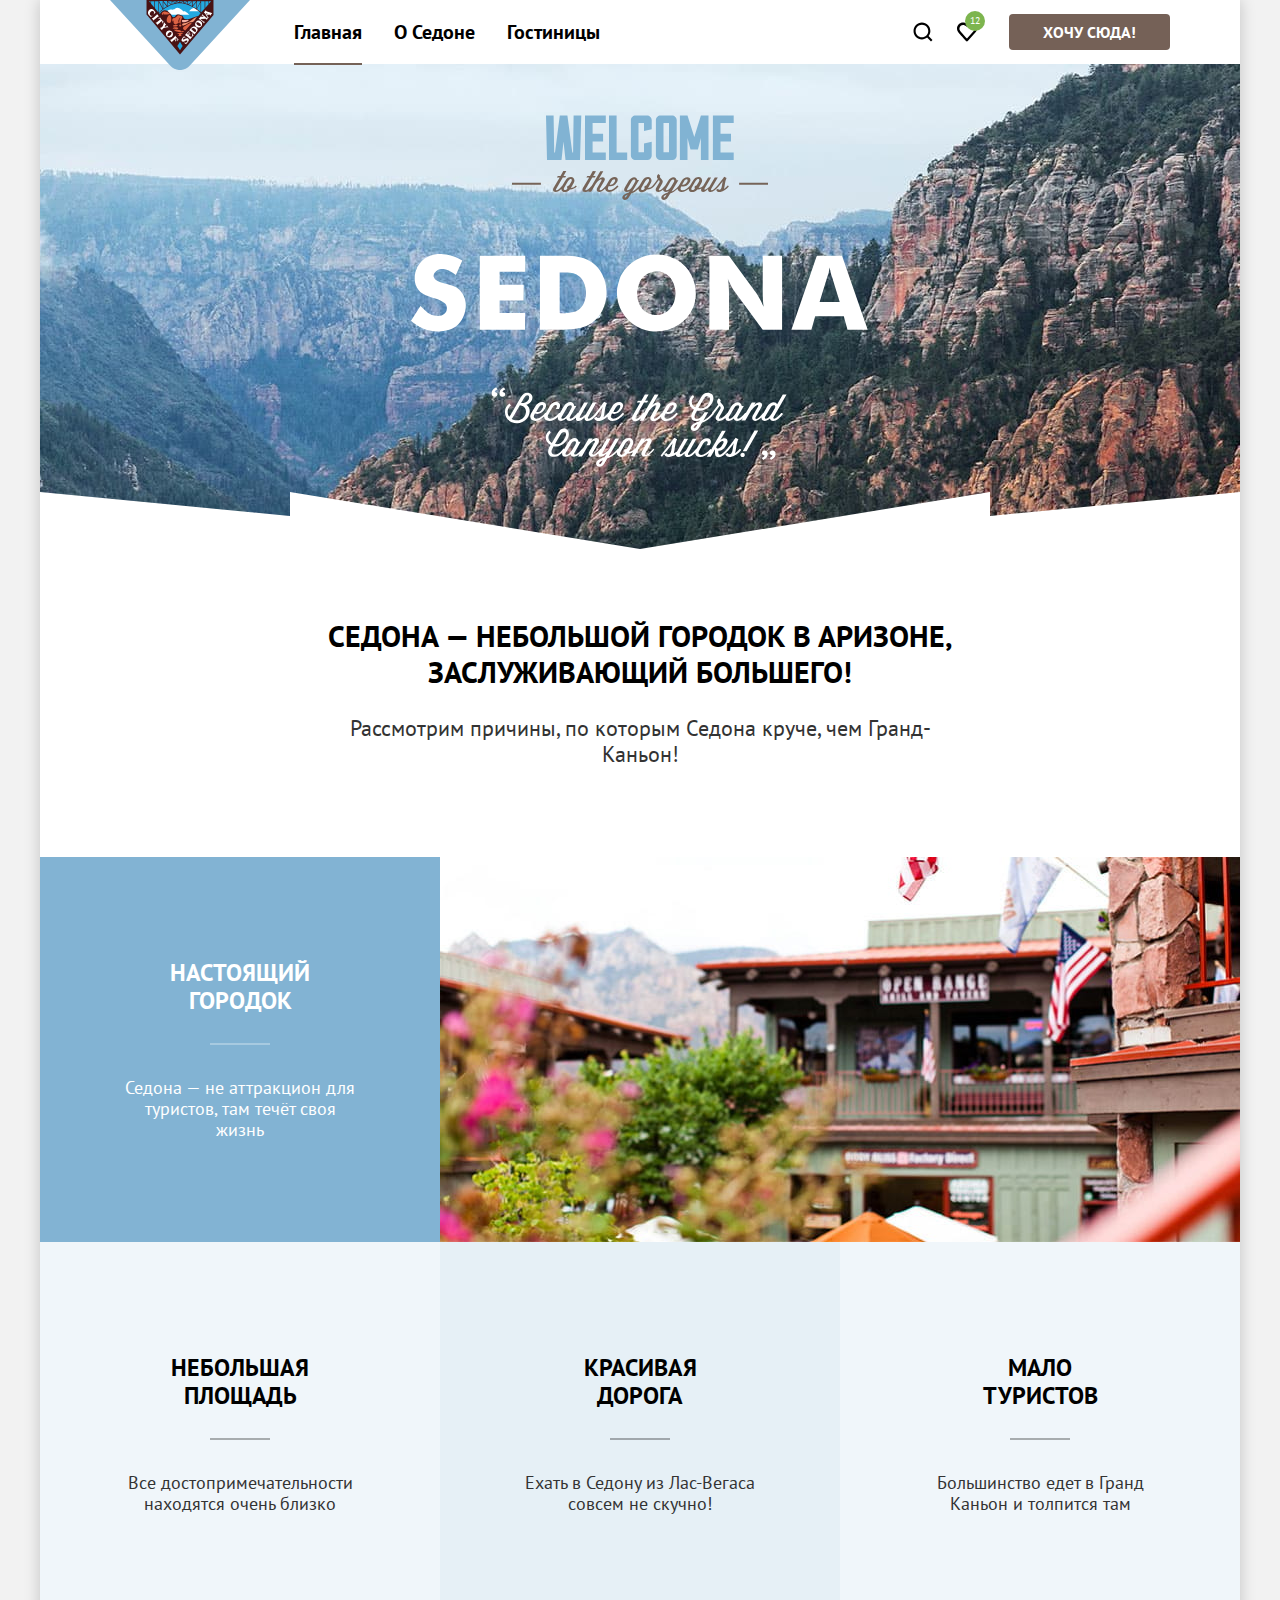
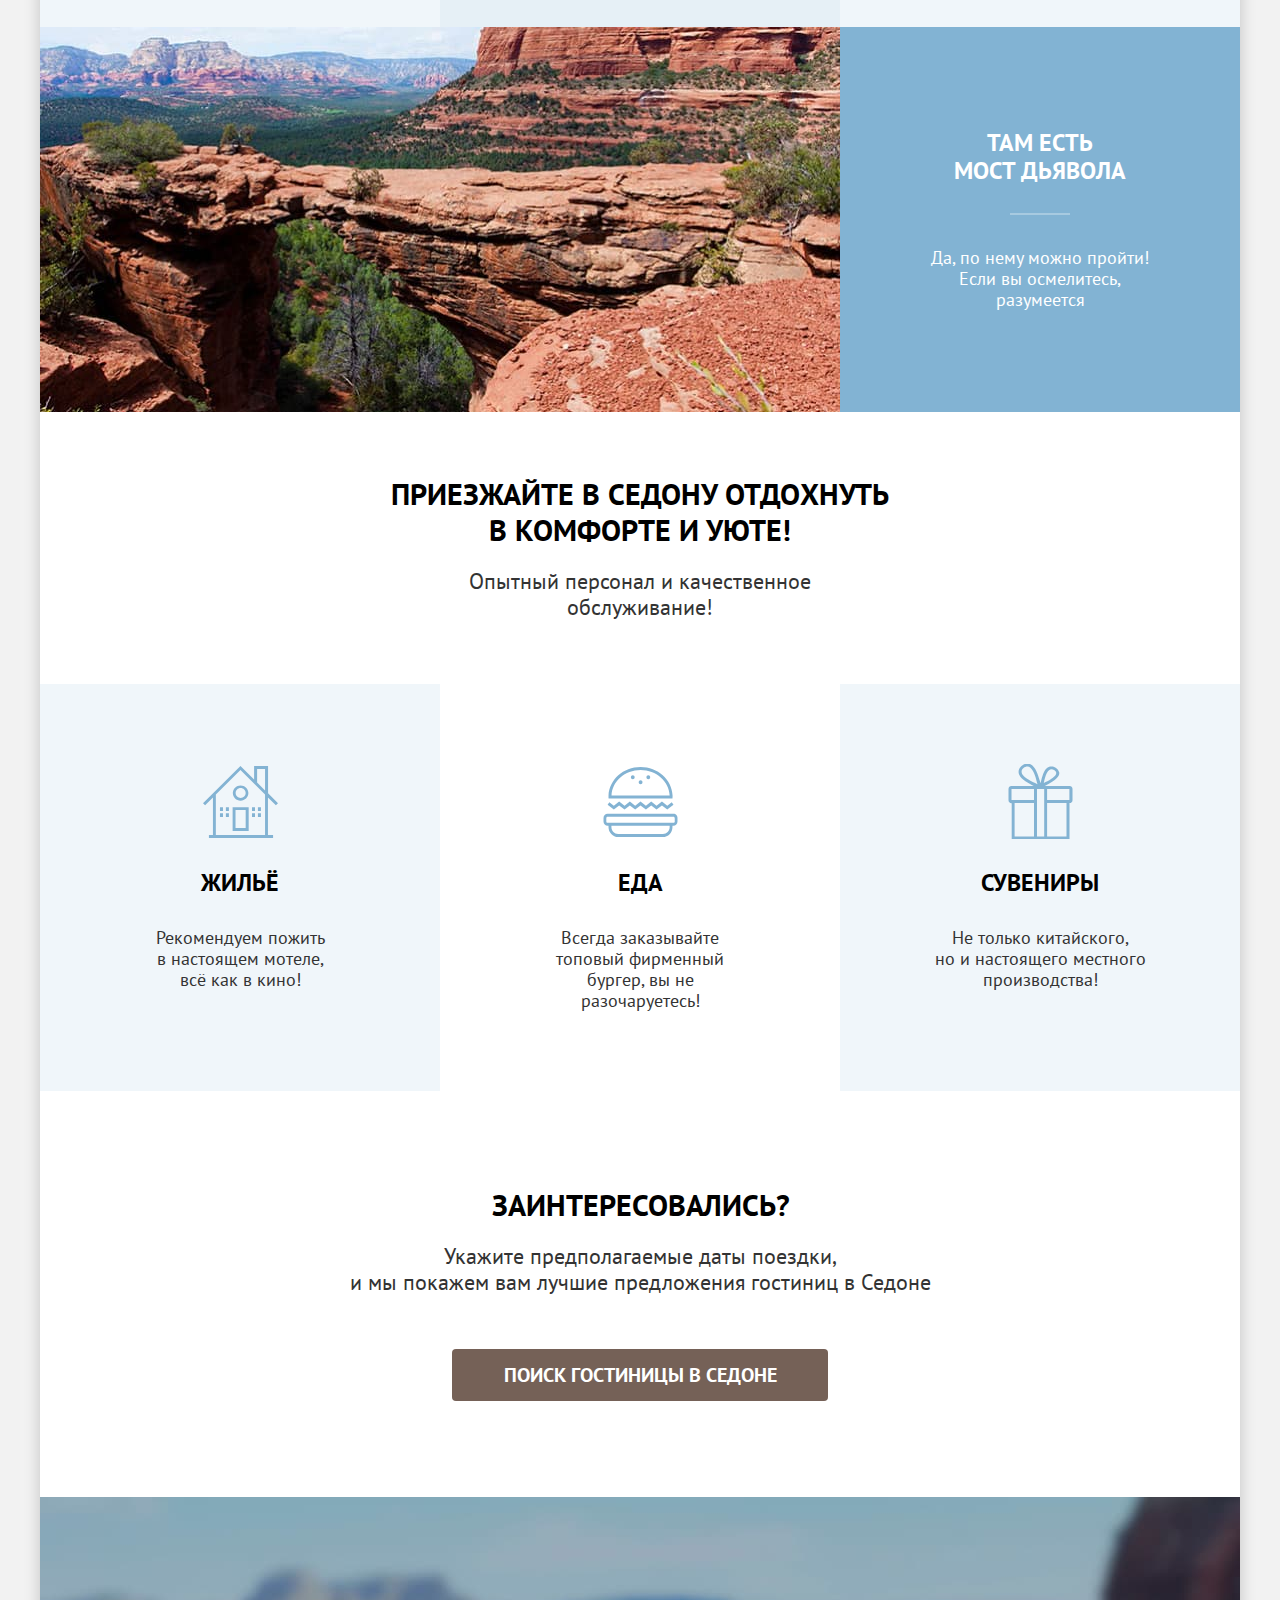
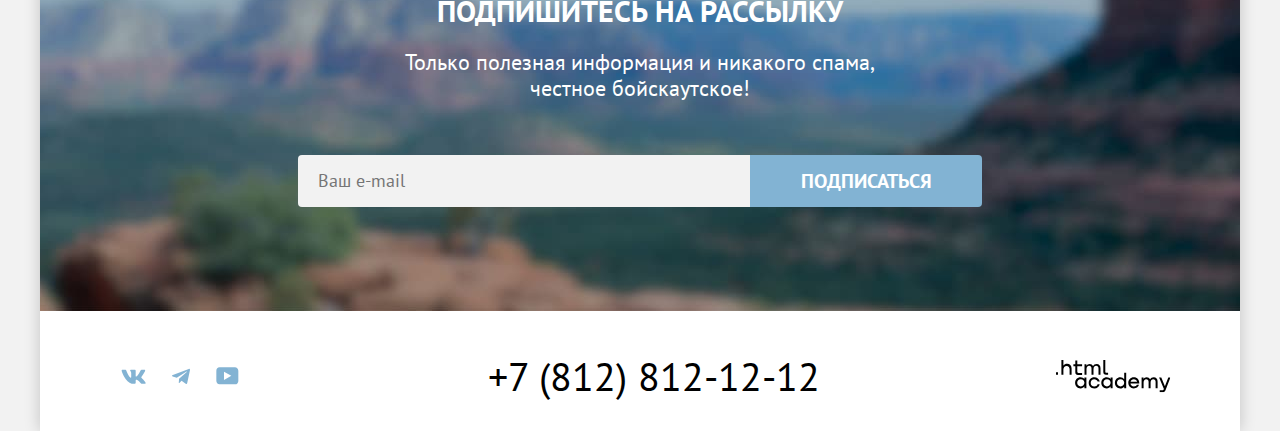
<file: index.html>
<!DOCTYPE html>
<html lang="ru">
  <head>
    <meta charset="utf-8">
    <title>HTML Academy: Седона</title>
    <link rel="icon" href="favicon.ico">
    <link rel="icon" type="image/png" sizes="32x32" href="images/favicon.png">
    <link rel="stylesheet" href="styles/styles.css">
  </head>
  <body class="page">
    <div class="page-container">
      <header class="page-header" data-test="header">
        <nav class="navigation">
          <a class="navigation-logo" href="index.html">
            <img class="page-header-logo" src="images/logo-sedona.svg" width="140" height="70" alt="Логотип «Седона».">
          </a>
          <ul class="navigation-list">
            <li class="navigation-item">
              <a class="navigation-link navigation-link-current" href="index.html">
                Главная
              </a>
            </li>
            <li class="navigation-item">
              <a class="navigation-link" href="#">
                О Седоне
              </a>
            </li>
            <li class="navigation-item">
              <a class="navigation-link" href="catalog.html">
                Гостиницы
              </a>
            </li>
          </ul>
          <ul class="navigation-buttons-list">
            <li class="navigation-buttons-item">
              <a class="navigation-buttons-link navigation-search" href="#">
                <span class="visually-hidden">
                  Поиск
                </span>
              </a>
            </li>
            <li class="navigation-buttons-item">
              <a class="navigation-buttons-link navigation-favorites" href="#">
                <span class="visually-hidden">
                  Избранное
                </span>
                <span class="navigation-buttons-like">
                  12
                </span>
              </a>
            </li>
            <li class="navigation-buttons-item">
              <a class="buttons navigation-buttons-link" href="#">
                Хочу сюда!
              </a>
            </li>
          </ul>
        </nav>
      </header>
      <main class="main-container main-index" data-test="main">
        <section class="hero" data-test="hero">
          <h1 class="visually-hidden">Отдых в городке Седона.</h1>
          <img class="hero-description-img" src="images/index-welcome.svg" width="458" height="352" alt="Добро пожаловать в великолепную Седону.">
        </section>
        <section class="advantages" data-test="advantages">
          <h2 class="advantages-title">Седона — небольшой городок в&nbsp;Аризоне, заслуживающий большего!</h2>
          <p class="advantages-description">Рассмотрим причины, по которым Седона круче, чем Гранд-Каньон!</p>
          <ul class="advantages-list">
            <li class="advantages-item advantages-with-img">
              <div class="advantages-wrapper">
                <h3>Настоящий городок</h3>
                <p>Седона — не аттракцион для туристов, там течёт своя жизнь</p>
              </div>
              <img class="advantages-img" src="images/cafe-sedona.jpg" width="800" height="385" alt="Кафе в Седоне.">
            </li>
            <li class="advantages-item">
              <div class="advantages-wrapper">
                <h3>Небольшая площадь</h3>
                <p>Все достопримечательности находятся очень близко</p>
              </div>
            </li>
            <li class="advantages-item advantages-special">
              <div class="advantages-wrapper">
                <h3>Красивая<br> дорога</h3>
                <p>Ехать в Седону из Лас-Вегаса<br>совсем не скучно!</p>
              </div>
            </li>
            <li class="advantages-item">
              <div class="advantages-wrapper">
                <h3>Мало<br> туристов</h3>
                <p>Большинство едет в Гранд Каньон и толпится там</p>
              </div>
            </li>
            <li class="advantages-item advantages-with-img advantages-reverse">
              <div class="advantages-wrapper">
                <h3>Там есть<br> мост дьявола</h3>
                <p>Да, по нему можно пройти! Если вы осмелитесь, разумеется</p>
              </div>
              <img class="advantages-img" src="images/canyon-sedona.jpg" width="800" height="385" alt="Каньон в Седоне.">
            </li>
          </ul>
        </section>
        <section class="services" data-test="service">
          <h2 class="services-title">Приезжайте в Седону отдохнуть в комфорте и уюте!</h2>
          <p class="services-description">Опытный персонал и качественное обслуживание!</p>
          <ul class="services-list">
            <li class="services-item services-housing">
              <h3>Жильё</h3>
              <p>Рекомендуем пожить в&nbsp;настоящем мотеле,<br> всё как в кино!</p>
            </li>
            <li class="services-item services-colorless services-food">
              <h3>Еда</h3>
              <p>Всегда заказывайте<br> топовый фирменный бургер, вы не разочаруетесь!</p>
            </li>
            <li class="services-item services-souvenir">
              <h3>Сувениры</h3>
              <p>Не только китайского,<br> но и настоящего местного производства!</p>
            </li>
          </ul>
        </section>
        <section class="search" data-test="search">
          <h2 class="visually-hidden">Поиск гостиницы в Седоне</h2>
          <p class="search-title">Заинтересовались?</p>
          <p class="search-description">Укажите предполагаемые даты поездки, <br>и мы покажем вам лучшие предложения гостиниц в Седоне</p>
          <a class="buttons search-button" href="catalog.html">Поиск гостиницы в Седоне</a>
        </section>
        <section class="main-form" data-test="subscribe">
          <h2 class="main-form-title">Подпишитесь на рассылку</h2>
          <p class="main-form-description">Только полезная информация и никакого спама, честное бойскаутское!</p>
          <form class="main-subscribe-form" action="https://echo.htmlacademy.ru/" method="post">
            <label class="visually-hidden" for="newsletter-email">Email</label>
            <input class="subscribe-field" type="email" name="subscribe-email" placeholder="Ваш e-mail" id="newsletter-email" required>
            <button class="buttons subscribe-button" type="submit">Подписаться</button>
          </form>
        </section>
      </main>
      <footer class="page-footer" data-test="footer">
        <section class="footer-contacts">
          <h2 class="visually-hidden">Контакты</h2>
          <ul class="social-list">
            <li class="social-item">
              <a class="social-network social-vk" href="https://vk.com/htmlacademy">
                <span class="visually-hidden">ВКонтакте</span>
              </a>
            </li>
            <li class="social-item">
              <a class="social-network social-telegram" href="https://t.me/htmlacademy">
                <span class="visually-hidden">Telegram</span>
              </a>
            </li>
            <li class="social-item">
              <a class="social-network social-youtube" href="https://www.youtube.com/user/htmlacademyru">
                <span class="visually-hidden">Youtube</span>
              </a>
            </li>
          </ul>
          <div class="contacts-phone-wrapper">
            <a class="contacts-phone" href="tel:88128121212">+7 (812) 812-12-12</a>
          </div>
          <a class="footer-logo" href="https://htmlacademy.ru/" target="_blank">
            <span class="visually-hidden">Сделано в HTML Academy.</span>
          </a>
        </section>
      </footer>
      <!--Modal-->
      <div class="modal-container modal-close">
        <div class="modal modal-search">
          <button class="modal-close-button" type="button">
            <span class="visually-hidden">Закрыть окно.</span>
          </button>
          <section class="modal-content">
            <h2 class="modal-title">Поиск гостиницы в Седоне</h2>
            <form class="modal-form" action="https://echo.htmlacademy.ru/" method="post">
              <div class="modal-fields">
                <label class="modal-label" for="check-in">Дата заезда:</label>
                <input class="modal-input input-date" type="text" name="arrival-date" placeholder="Укажите дату" value="27 апреля 2020" id="check-in" required>
                <p class="modal-fields-comment fields-comment-error">Мы не можем отправить вас в прошлое.</p>
              </div>
              <div class="modal-fields">
                <label class="modal-label" for="check-out">Дата выезда:</label>
                <input class="modal-input input-date" type="text" name="departure-date" placeholder="Укажите дату" value="1 сентября 2023" id="check-out" required>
                <p class="modal-fields-comment">На эти даты есть свободные номера. Пока есть.</p>
              </div>
              <div class="modal-fields">
                <div class="modal-fields-number modal-field-adults">
                  <label class="modal-label" for="adults">Взрослые:</label>
                  <div class="number-button-wrapper">
                    <button class="input-number-button reduce-button" type="button">
                      <span class="visually-hidden">Уменьшить количество взрослых.</span>
                    </button>
                    <input class="modal-input input-number" type="number" name="adults" id="adults" min="1" placeholder="2" value="2">
                    <button class="input-number-button increase-button" type="button">
                      <span class="visually-hidden">Увеличить количество взрослых.</span>
                    </button>
                  </div>
                </div>
                <div class="modal-fields-number modal-field-child">
                  <label class="modal-label" for="child">Дети:</label>
                  <div class="tooltip">
                    <button class="tooltip-toggle" type="button">
                      <span class="visually-hidden">Подробная информация о количестве детей.</span>
                    </button>
                    <span class="tooltip-text">Укажите количество детей, которые будут с вами, возраст которых от 6 до 18 лет. Дети до 6 лет размещаются бесплатно.</span>
                  </div>
                  <div class="number-button-wrapper">
                    <button class="input-number-button reduce-button" type="button">
                      <span class="visually-hidden">Уменьшить количество детей.</span>
                    </button>
                    <input class="modal-input input-number" type="number" name="child" id="child" min="0" placeholder="2" value="2">
                    <button class="input-number-button increase-button" type="button">
                      <span class="visually-hidden">Увеличить количество детей.</span>
                    </button>
                  </div>
                </div>
              </div>
              <button class="buttons modal-button" type="submit">Найти</button>
            </form>
          </section>
        </div>
      </div>
    </div>
    <script src="scripts/modal.js"></script>
  </body>
</html>
</file>
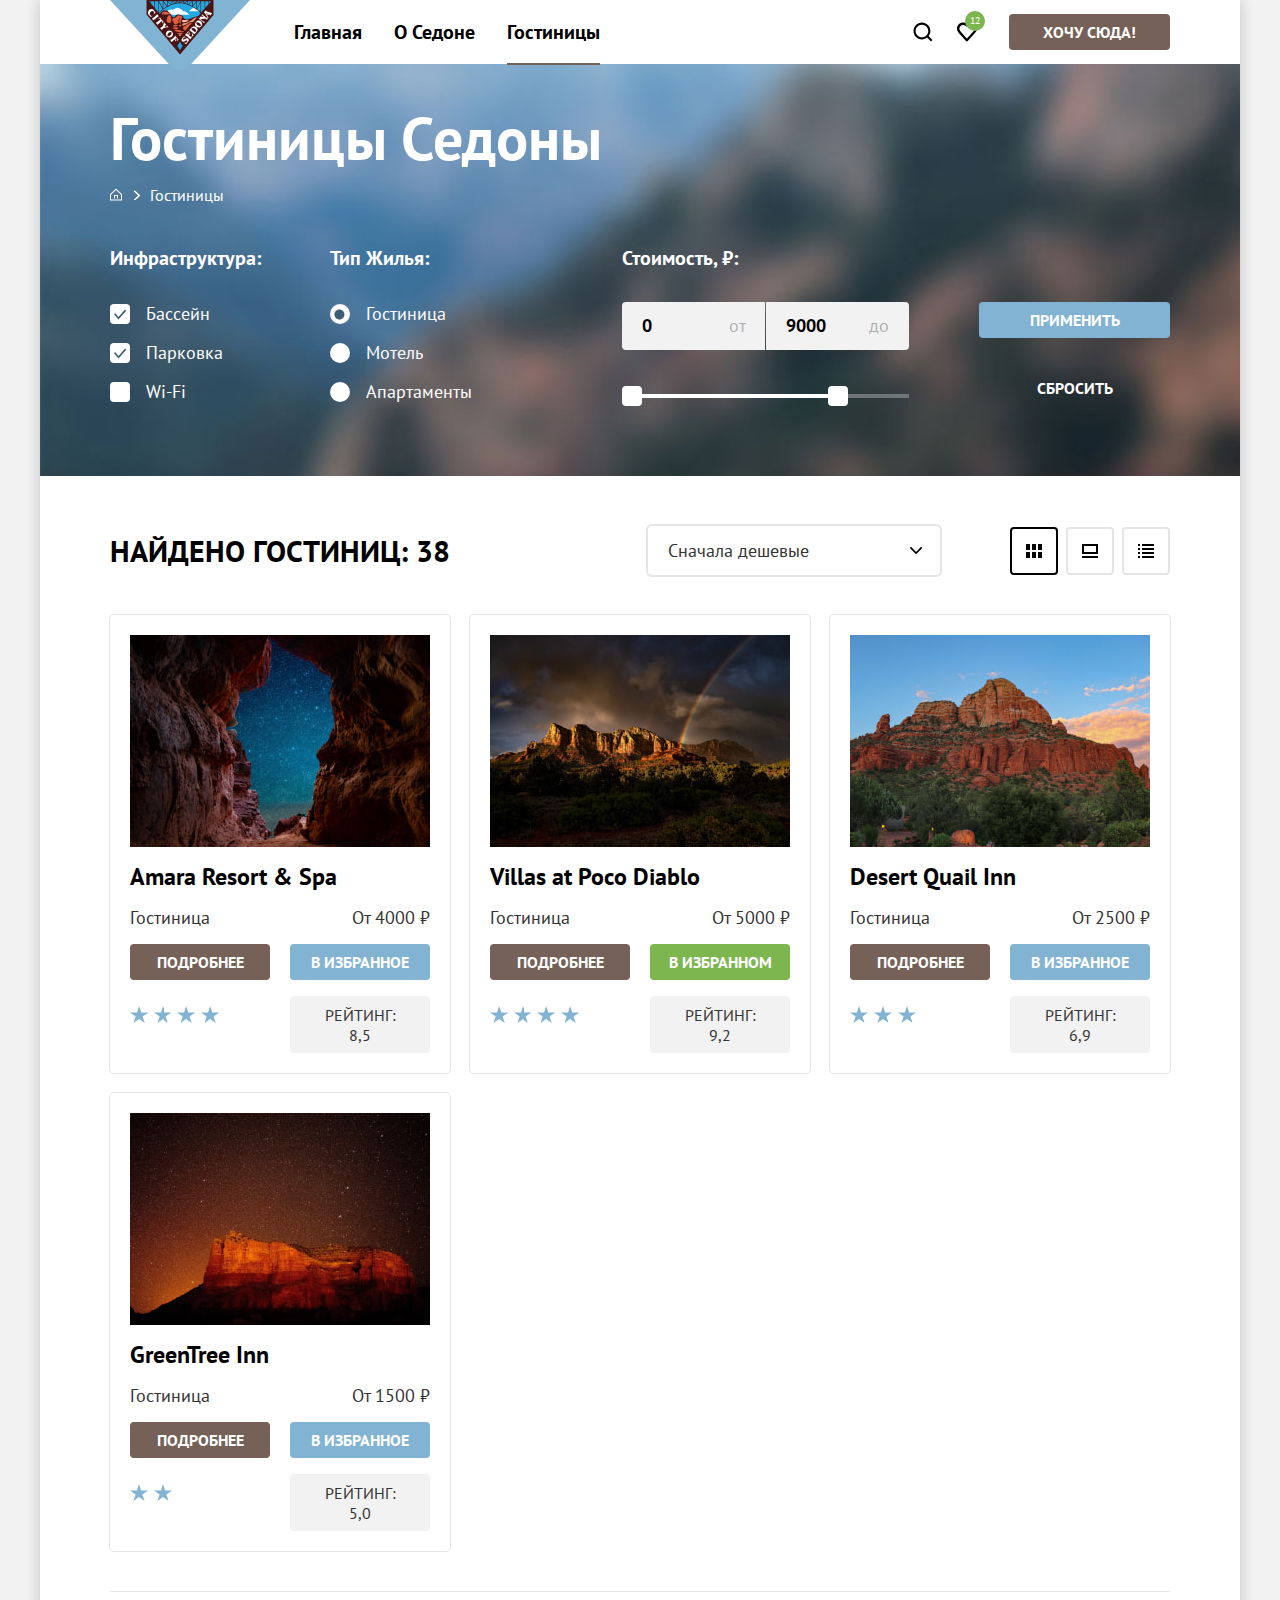
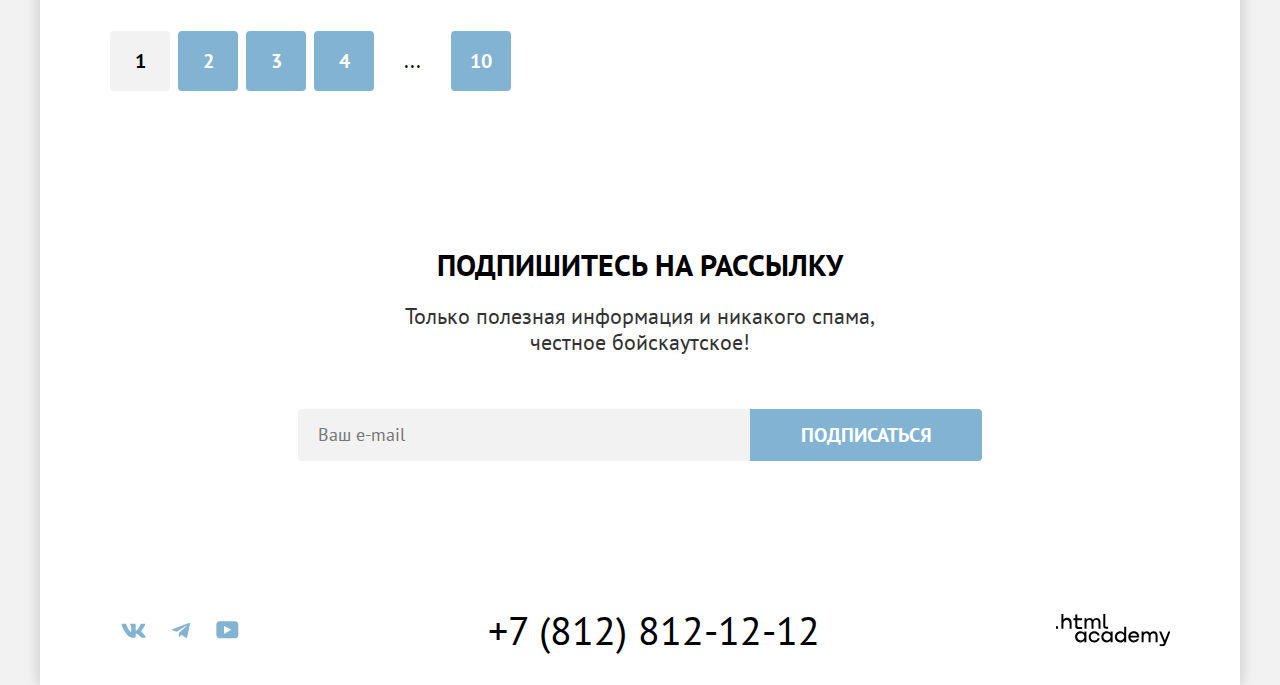
<file: catalog.html>
<!DOCTYPE html>
<html lang="ru">
  <head>
    <meta charset="utf-8">
    <title>Гостиницы Седоны</title>
    <link rel="icon" href="favicon.ico">
    <link rel="icon" type="image/png" sizes="32x32" href="images/favicon.png">
    <link rel="stylesheet" href="styles/styles.css">
  </head>
  <body class="page">
    <div class="page-container">
      <header class="page-header" data-test="header">
        <nav class="navigation">
          <a class="navigation-logo" href="index.html">
            <img class="page-header-logo" src="images/logo-sedona.svg" width="140" height="70" alt="Логотип «Седона».">
          </a>
          <ul class="navigation-list">
            <li class="navigation-item">
              <a class="navigation-link" href="index.html">
                Главная
              </a>
            </li>
            <li class="navigation-item">
              <a class="navigation-link" href="#">
                О Седоне
              </a>
            </li>
            <li class="navigation-item">
              <a class="navigation-link navigation-link-current" href="catalog.html">
                Гостиницы
              </a>
            </li>
          </ul>
          <ul class="navigation-buttons-list">
            <li class="navigation-buttons-item">
              <a class="navigation-buttons-link navigation-search" href="#">
                <span class="visually-hidden">
                  Поиск
                </span>
              </a>
            </li>
            <li class="navigation-buttons-item">
              <a class="navigation-buttons-link navigation-favorites" href="#">
                <span class="visually-hidden">
                  Избранное
                </span>
                <span class="navigation-buttons-like">
                  12
                </span>
              </a>
            </li>
            <li class="navigation-buttons-item">
              <a class="buttons navigation-buttons-link" href="#">
                Хочу сюда!
              </a>
            </li>
          </ul>
        </nav>
      </header>
      <main class="main-container main-inner" data-test="main">
        <div class="filter-background">
          <header class="inner-header">
            <h1 class="inner-header-title">Гостиницы Седоны</h1>
            <ul class="breadcrumbs">
              <li class="breadcrumbs-item">
                <a class="breadcrumbs-link breadcrumbs-home" href="index.html">
                  <span class="visually-hidden">Главная</span>
                </a>
              </li>
              <li class="breadcrumbs-item">
                <a class="breadcrumbs-link">Гостиницы</a>
              </li>
            </ul>
          </header>
          <section class="hotel-list" data-test="filter">
            <h2 class="visually-hidden">Фильтр гостиниц</h2>
            <form class="hotel-filter" action="https://echo.htmlacademy.ru/" method="get">
              <fieldset class="hotel-filter-group">
                <legend class="hotel-filter-title">Инфраструктура:</legend>
                <ul class="hotel-filter-list">
                  <li class="hotel-filter-item">
                    <label class="control">
                      <input class="visually-hidden control-input" type="checkbox" name="pool" checked>
                      <span class="control-mark"></span>
                      <span class="control-label">Бассейн</span>
                    </label>
                  </li>
                  <li class="hotel-filter-item">
                    <label class="control">
                      <input class="visually-hidden control-input" type="checkbox" name="parking" checked>
                      <span class="control-mark"></span>
                      <span class="control-label">Парковка</span>
                    </label>
                  </li>
                  <li class="hotel-filter-item">
                    <label class="control">
                      <input class="visually-hidden control-input" type="checkbox" name="wi-fi">
                      <span class="control-mark"></span>
                      <span class="control-label">Wi-Fi</span>
                    </label>
                  </li>
                </ul>
              </fieldset>
              <fieldset class="hotel-filter-group hotel-filter-type">
                <legend class="hotel-filter-title">Тип Жилья:</legend>
                <ul class="hotel-filter-list">
                  <li class="hotel-filter-item">
                    <label class="control">
                      <input class="visually-hidden control-input" type="radio" name="housing-type" value="hotel" checked>
                      <span class="control-mark"></span>
                      <span class="control-label">Гостиница</span>
                    </label>
                  </li>
                  <li class="hotel-filter-item">
                    <label class="control">
                      <input class="visually-hidden control-input" type="radio" name="housing-type" value="motel">
                      <span class="control-mark"></span>
                      <span class="control-label">Мотель</span>
                    </label>
                  </li>
                  <li class="hotel-filter-item">
                    <label class="control">
                      <input class="visually-hidden control-input" type="radio" name="housing-type" value="apartments">
                      <span class="control-mark"></span>
                      <span class="control-label">Апартаменты</span>
                    </label>
                  </li>
                </ul>
              </fieldset>
              <fieldset class="hotel-filter-group hotel-filter-price">
                <legend class="hotel-filter-title">Стоимость, ₽:</legend>
                <div class="filter-price-wrapper">
                  <label class="filter-price price-from" for="price-from">от</label>
                  <input class="price-input input-price-min" type="number" name="price-from" id="price-from" min="0" placeholder="0" value="0">
                  <label class="filter-price price-to" for="price-to">до</label>
                  <input class="price-input input-price-max" type="number" name="price-to" id="price-to" max="9000" placeholder="9000" value="9000">
                </div>
                <div class="range">
                  <div class="range-bar" style="left: 0; width: 226px">
                    <button class="range-toggle toggle-min" type="button">
                      <span class="visually-hidden">Изменить минимальную цену.</span>
                    </button>
                    <button class="range-toggle toggle-max" type="button">
                      <span class="visually-hidden">Изменить максимальную цену.</span>
                    </button>
                  </div>
                </div>
              </fieldset>
              <div class="filter-buttons-wrapper">
                <button class="buttons filter-buttons apply-button" type="submit">Применить</button>
                <button class="buttons filter-buttons reset-button" type="reset">Сбросить</button>
              </div>
            </form>
          </section>
        </div>
        <section class="found-hotels" data-test="catalog">
          <h2 class="visually-hidden">Найденные гостиницы</h2>
          <div class="found-hotels-wrapper">
            <p class="found-hotels-title">Найдено гостиниц: 38</p>
            <select class="select-control" aria-label="Сортировка">
              <option value="cheap">Сначала дешевые</option>
              <option value="rating">Сначала с высоким рейтингом</option>
            </select>
            <ul class="view-switcher-list">
              <li class="view-switcher-item">
                <button class="button-view button-view-card button-view-current" type="button">
                  <span class="visually-hidden">Показать карточки.</span>
                </button>
              </li>
              <li class="view-switcher-item">
                <button class="button-view button-view-screen" type="button">
                  <span class="visually-hidden">Показать на весь экран.</span>
                </button>
              </li>
              <li class="view-switcher-item">
                <button class="button-view button-view-list" type="button">
                  <span class="visually-hidden">Показать списком.</span>
                </button>
              </li>
            </ul>
          </div>
          <ul class="hotels-list">
            <li class="hotels-card">
              <a class="hotels-card-link" href="#">
                <img class="hotels-card-image" src="images/catalog/hotel-1.jpg" width="300" height="212" alt="">
              </a>
              <a class="hotels-card-link" href="#">
                <h3 class="hotels-card-title">Amara Resort & Spa</h3>
              </a>
              <span class="hotels-card-type">Гостиница</span>
              <b class="hotels-card-price">От 4000 ₽</b>
              <a class="buttons hotels-card-button button-more" href="#">
                Подробнее
              </a>
              <button class="buttons hotels-card-button favorites-button" type="button">В избранное</button>
              <div class="hotels-card-stars four-stars">
                <span class="visually-hidden">Класс: 4 звезды</span>
              </div>
              <p class="hotels-card-rating">Рейтинг: 8,5</p>
            </li>
            <li class="hotels-card">
              <a class="hotels-card-link" href="#">
                <img class="hotels-card-image" src="images/catalog/hotel-2.jpg" width="300" height="212" alt="">
              </a>
              <a class="hotels-card-link" href="#">
                <h3 class="hotels-card-title">Villas at Poco Diablo</h3>
              </a>
              <span class="hotels-card-type">Гостиница</span>
              <b class="hotels-card-price">От 5000 ₽</b>
              <a class="buttons hotels-card-button button-more" href="#">
                Подробнее
              </a>
              <button class="buttons hotels-card-button favorites-button favorites-add" type="button">В
                избранном</button>
              <div class="hotels-card-stars four-stars">
                <span class="visually-hidden">Класс: 4 звезды</span>
              </div>
              <p class="hotels-card-rating">Рейтинг: 9,2</p>
            </li>
            <li class="hotels-card">
              <a class="hotels-card-link" href="#">
                <img class="hotels-card-image" src="images/catalog/hotel-3.jpg" width="300" height="212" alt="">
              </a>
              <a class="hotels-card-link" href="#">
                <h3 class="hotels-card-title">Desert Quail Inn</h3>
              </a>
              <span class="hotels-card-type">Гостиница</span>
              <b class="hotels-card-price">От 2500 ₽</b>
              <a class="buttons hotels-card-button button-more" href="#">
                Подробнее
              </a>
              <button class="buttons hotels-card-button favorites-button" type="button">В избранное</button>
              <div class="hotels-card-stars three-stars">
                <span class="visually-hidden">Класс: 3 звезды</span>
              </div>
              <p class="hotels-card-rating">Рейтинг: 6,9</p>
            </li>
            <li class="hotels-card">
              <a class="hotels-card-link" href="#">
                <img class="hotels-card-image" src="images/catalog/hotel-4.jpg" width="300" height="212" alt="">
              </a>
              <a class="hotels-card-link" href="#">
                <h3 class="hotels-card-title">GreenTree Inn</h3>
              </a>
              <span class="hotels-card-type">Гостиница</span>
              <b class="hotels-card-price">От 1500 ₽</b>
              <a class="buttons hotels-card-button button-more" href="#">
                Подробнее
              </a>
              <button class="buttons hotels-card-button favorites-button" type="button">В избранное</button>
              <div class="hotels-card-stars two-stars">
                <span class="visually-hidden">Класс: 2 звезды</span>
              </div>
              <p class="hotels-card-rating">Рейтинг: 5,0</p>
            </li>
          </ul>
          <ul class="pagination">
            <li class="pagination-item">
              <a class="pagination-link pagination-current">1</a>
            </li>
            <li class="pagination-item">
              <a class="pagination-link" href="#">2</a>
            </li>
            <li class="pagination-item">
              <a class="pagination-link" href="#">3</a>
            </li>
            <li class="pagination-item">
              <a class="pagination-link" href="#">4</a>
            </li>
            <li class="pagination-item">
              <span class="pagination-link-absent">...</span>
            </li>
            <li class="pagination-item">
              <a class="pagination-link" href="#">10</a>
            </li>
          </ul>
        </section>
        <section class="main-form catalog-form" data-test="subscribe">
          <h2 class="main-form-title catalog-form-title">Подпишитесь на рассылку</h2>
          <p class="main-form-description catalog-form-description">Только полезная информация и никакого спама, честное бойскаутское!</p>
          <form class="main-subscribe-form" action="https://echo.htmlacademy.ru/" method="post">
            <label class="visually-hidden" for="newsletter-email">Email</label>
            <input class="subscribe-field" type="email" name="subscribe-email" placeholder="Ваш e-mail" id="newsletter-email" required>
            <button class="buttons subscribe-button" type="submit">Подписаться</button>
          </form>
        </section>
      </main>
      <footer class="page-footer" data-test="footer">
        <section class="footer-contacts">
          <h2 class="visually-hidden">Контакты</h2>
          <ul class="social-list">
            <li class="social-item">
              <a class="social-network social-vk" href="https://vk.com/htmlacademy">
                <span class="visually-hidden">ВКонтакте</span>
              </a>
            </li>
            <li class="social-item">
              <a class="social-network social-telegram" href="https://t.me/htmlacademy">
                <span class="visually-hidden">Telegram</span>
              </a>
            </li>
            <li class="social-item">
              <a class="social-network social-youtube" href="https://www.youtube.com/user/htmlacademyru">
                <span class="visually-hidden">Youtube</span>
              </a>
            </li>
          </ul>
          <div class="contacts-phone-wrapper">
            <a class="contacts-phone" href="tel:88128121212">+7 (812) 812-12-12</a>
          </div>
          <a class="footer-logo" href="https://htmlacademy.ru/" target="_blank">
            <span class="visually-hidden">Сделано в HTML Academy.</span>
          </a>
        </section>
      </footer>
    </div>
  </body>
</html>
</file>
<file: styles/styles.css>
@font-face {
  font-family: "PT Sans";
  font-style: normal;
  font-weight: 400;
  src: url("../fonts/ptsans-400.woff2") format("woff2");
  font-display: swap;
}

@font-face {
  font-family: "PT Sans";
  font-style: normal;
  font-weight: 700;
  src: url("../fonts/ptsans-700.woff2") format("woff2");
  font-display: swap;
}

*,
*::before,
*::after {
  box-sizing: border-box;
}

html {
  height: 100%;
}

body {
  margin: 0;
  height: 100%;
  font-family: "PT Sans", sans-serif;
  font-size: 22px;
  line-height: 26px;
  color: #000000;
  background-color: #F2F2F2;
}

.visually-hidden {
  position: absolute;
  width: 1px;
  height: 1px;
  margin: -1px;
  border: 0;
  padding: 0;
  white-space: nowrap;
  clip-path: inset(100%);
  clip: rect(0 0 0 0);
  overflow: hidden;
}

.page-container {
  display: flex;
  flex-direction: column;
  width: 1200px;
  min-width: 1200px;
  margin: 0 auto;
  min-height: 100%;
  background-color: #ffffff;
  box-shadow: 0 0 15px rgba(0, 0, 0, 0.2);
}

.main-container {
  flex-grow: 1;
}

.navigation {
  display: flex;
  width: 1060px;
  margin: 0 auto;
}

.navigation-logo {
  margin-right: 30px;
  position: absolute;
}

.navigation-list {
  display: flex;
  flex-wrap: wrap;
  margin: 0;
  margin-left: 168px;
  padding: 0;
  list-style: none;
  width: 520px;
}

.navigation-buttons-list {
  display: flex;
  flex-wrap: wrap;
  margin: 0;
  padding: 0;
  list-style: none;
  min-width: 268px;
  margin-left: auto;
}

.navigation-link {
  display: block;
  padding: 20px 16px;
  font-weight: 700;
  font-size: 20px;
  line-height: 24px;
  color: #000000;
  text-decoration: none;
  text-align: center;
}

.navigation-link:hover,
.navigation-link:focus {
  background: rgba(104, 162, 202, 0.2);
}

.navigation-link:active {
  background: rgba(104, 162, 202, 0.2);
  color: rgba(0, 0, 0, 0.7);
}

.navigation-link-current {
  position: relative;
}

.navigation-link-current::after {
  content: "";
  height: 2px;
  position: absolute;
  background-color: #756257;
  bottom: -1px;
  left: 16px;
  right: 16px;
}

.navigation-buttons-link {
  display: block;
  padding: 22px 12px;
}

.navigation-search:hover,
.navigation-favorites:hover,
.navigation-search:focus,
.navigation-favorites:focus,
.navigation-search:active,
.navigation-favorites:active {
  transform: scale(1.2);
}

.navigation-search {
  background-image: url(../images/icons/search-icon.svg);
  width: 44px;
  height: 64px;
  background-repeat: no-repeat;
  background-position: center;
  background-size: 20px 20px;
}

.navigation-favorites {
  position: relative;
  background-image: url(../images/icons/favorite-icon.svg);
  width: 44px;
  height: 64px;
  background-repeat: no-repeat;
  background-position: center;
  background-size: 20px 20px;
}

.buttons {
  font-family: inherit;
  font-weight: 700;
  font-size: 16px;
  line-height: 20px;
  text-decoration: none;
  text-align: center;
  text-transform: uppercase;
  color: #FFFFFF;
  background: #756157;
  padding: 8px 50px;
  cursor: pointer;
}

.buttons:hover,
.buttons:focus {
  background: #615048;
}

.buttons:active {
  color: rgba(255, 255, 255, 0.3);
}

.navigation-buttons-link.buttons {
  margin-top: 14px;
  margin-bottom: 14px;
  margin-left: 20px;
  padding: 8px 34px;
  min-width: 160px;
  border-radius: 4px;
}

.navigation-buttons-like {
  position: absolute;
  top: 11px;
  left: 20px;
  display: block;
  min-width: 20px;
  height: 20px;
  border-radius: 10px;
  color: #FFFFFF;
  background-color: #7DB54F;
  font-size: 10px;
  line-height: 10px;
  text-align: center;
  padding: 5px;
  padding-left: 4px;
}

.hero {
  background-image: url("../images/index-hero-zigzag.svg"), url("../images/index-hero-background.jpg");
  background-color: #5a788c;
  background-repeat: no-repeat, no-repeat;
  background-size: 100% auto, 100% auto;
  background-position: center bottom, center top;
  padding-top: 51px;
  padding-bottom: 82px;
}

.hero-description-img {
  display: block;
  margin: 0 auto;
}

.advantages {
  padding-top: 69px;
}

.advantages-list {
  margin: 0;
  padding: 0;
  list-style: none;
  display: flex;
  flex-wrap: wrap;
  text-align: center;
}

.advantages-title {
  font-weight: 700;
  font-size: 30px;
  line-height: 36px;
  text-align: center;
  text-transform: uppercase;
  width: 627px;
  margin: 0 auto 25px;
}

.advantages-description {
  text-align: center;
  color: #333333;
  width: 655px;
  margin: 0 auto;
  margin-bottom: 90px;
}

.advantages-item {
  background: rgba(131, 179, 211, 0.12);
  width: 400px;
  min-height: 385px;
  box-sizing: border-box;
}

.advantages-item h3 {
  margin: 0;
  margin-bottom: 62px;
  font-weight: 700;
  font-size: 24px;
  line-height: 28px;
  text-transform: uppercase;
  position: relative;
}

.advantages-item p {
  margin: 0;
  font-size: 18px;
  line-height: 21px;
  color: #333333;
}

.advantages-with-img {
  background: #82B3D3;
  display: flex;
  width: 100%;
}

.advantages-img {
  height: 100%;
  object-fit: cover;
}

.advantages-wrapper {
  padding: 112px 84px;
  min-width: 400px;
}

.advantages-with-img .advantages-wrapper {
  padding: 102px 85px;
}

.advantages-wrapper h3::after {
  content: "";
  width: 60px;
  height: 2px;
  position: absolute;
  bottom: -30px;
  left: 50%;
  transform: translateX(-50%);
  background-color: rgba(0, 0, 0, 0.30);
}

.advantages-reverse {
  flex-direction: row-reverse;
}

.advantages-with-img p,
.advantages-with-img h3 {
  color: #FFFFFF
}

.advantages-with-img .advantages-wrapper h3::after {
  background-color: rgba(255, 255, 255, 0.30);
}

.advantages-special {
  background: rgba(131, 179, 211, 0.2);
}

.services {
  padding-top: 64px;
}

.services-list {
  margin: 0;
  padding: 0;
  list-style: none;
  display: flex;
  flex-wrap: wrap;
}

.services-item {
  box-sizing: border-box;
  padding: 80px 85px;
  width: 400px;
  text-align: center;
}

.services-title {
  font-weight: 700;
  font-size: 30px;
  line-height: 36px;
  text-align: center;
  text-transform: uppercase;
  width: 505px;
  margin: 0 auto;
  margin-bottom: 20px;
}

.services-description {
  text-align: center;
  color: #333333;
  width: 490px;
  margin: 0 auto;
  margin-bottom: 64px;
}

.services-list li {
  background: rgba(131, 179, 211, 0.12);
}

.services-list .services-colorless {
  background: #FFFFFF;
}

.services-list h3 {
  margin: 0;
  padding-top: 30px;
  padding-bottom: 30px;
  font-size: 24px;
  line-height: 28px;
  text-transform: uppercase;
  word-wrap: break-word;
}

.services-list p {
  margin: 0;
  font-size: 18px;
  line-height: 21px;
  color: #333333;
}

.services-housing::before {
  content: "";
  display: block;
  background-image: url(../images/icons/home-icon.svg);
  width: 75px;
  height: 75px;
  background-repeat: no-repeat;
  background-position: center;
  margin: 0 auto;
}

.services-food::before {
  content: "";
  display: block;
  background-image: url(../images/icons/burger-icon.svg);
  width: 75px;
  height: 75px;
  background-repeat: no-repeat;
  background-position: center;
  margin: 0 auto;
}

.services-souvenir::before {
  content: "";
  display: block;
  background-image: url(../images/icons/gift-icon.svg);
  width: 75px;
  height: 75px;
  background-repeat: no-repeat;
  background-position: center;
  margin: 0 auto;
}

.search {
  padding-top: 96px;
  padding-bottom: 96px;
}

.search-title {
  font-weight: 700;
  font-size: 30px;
  line-height: 36px;
  text-align: center;
  text-transform: uppercase;
  width: 297px;
  margin: 0 auto;
  margin-bottom: 20px;
}

.search-description {
  text-align: center;
  color: #333333;
  width: 592px;
  margin: 0 auto;
  margin-bottom: 54px;
}

.search-button {
  font-size: 20px;
  line-height: 36px;
  display: block;
  width: 376px;
  margin: 0 auto;
  border-radius: 4px;
}

.main-form {
  background-image: url("../images/subscribe-background.jpg");
  background-color: #5a788c;
  background-repeat: no-repeat;
  background-size: cover;
  text-align: center;
  padding-top: 96px;
  padding-bottom: 104px;
}

.main-form-title {
  margin: 0 auto;
  width: 475px;
  font-weight: 700;
  font-size: 30px;
  line-height: 36px;
  text-transform: uppercase;
  color: #FFFFFF;
  margin-bottom: 20px;
}

.main-form-description {
  margin: 0 auto;
  width: 475px;
  color: #FFFFFF;
  margin-bottom: 54px;
}

.main-subscribe-form {
  display: flex;
  justify-content: center;
  margin: 0 auto;
  min-width: 684px;
}

.main-subscribe-form input {
  background-color: #F2F2F2;
}

.subscribe-field {
  box-sizing: border-box;
  width: 452px;
  padding: 12px 20px;
  border: none;
  border-radius: 4px 0 0 4px;
  font-family: "PT Sans", sans-serif;
  font-size: 18px;
  line-height: 24px;
}

.subscribe-field:hover {
  background-color: #E6E6E6;
}

.subscribe-field:focus {
  background-color: #E6E6E6;
  outline: 3px solid #83B3D3;
}

.subscribe-field:active {
  background-color: #F2F2F2;
  outline: 2px solid #000000;
}

.subscribe-button {
  font-size: 20px;
  line-height: 36px;
  background: #82B3D3;
  border: none;
  border-radius: 0 4px 4px 0;
  min-width: 232px;
}

.subscribe-button:hover,
.subscribe-button:focus {
  background: #68A2CA;
}

.page-footer {
  padding: 45px 70px 35px;
}

.footer-contacts {
  display: flex;
  justify-content: space-between;
  align-items: center;
}

.social-list {
  display: flex;
  flex-wrap: wrap;
  width: 142px;
  list-style: none;
  padding: 0;
  margin: 0;
}

.social-item {
  position: relative;
}

.social-network:hover {
  background-color: #68A2CA;
}

.social-network:focus {
  background-color: #68A2CA;
}

.social-item:has(.social-network:focus)::after {
  content: '';
  position: absolute;
  top: 50%;
  left: 50%;
  transform: translate(-50%, -50%);
  height: 46px;
  width: 46px;
  border-radius: 4px;
  border: 2px solid #000000;
}

.social-network:active {
  background-color: rgba(104, 162, 202, 0.3);
}

.social-vk {
  display: block;
  width: 47px;
  height: 40px;
  -webkit-mask-image: url("../images/icons/vk-icon.svg");
  mask-image: url("../images/icons/vk-icon.svg");
  -webkit-mask-position: center;
  mask-position: center;
  -webkit-mask-repeat: no-repeat;
  mask-repeat: no-repeat;
  background-color: #83b3d3;
}

.social-telegram {
  display: block;
  width: 47px;
  height: 40px;
  -webkit-mask-image: url("../images/icons/telegram-icon.svg");
  mask-image: url("../images/icons/telegram-icon.svg");
  -webkit-mask-position: center;
  mask-position: center;
  -webkit-mask-repeat: no-repeat;
  mask-repeat: no-repeat;
  background-color: #83b3d3;
}

.social-youtube {
  display: block;
  width: 47px;
  height: 40px;
  -webkit-mask-image: url("../images/icons/youtube-icon.svg");
  mask-image: url("../images/icons/youtube-icon.svg");
  -webkit-mask-position: center;
  mask-position: center;
  -webkit-mask-repeat: no-repeat;
  mask-repeat: no-repeat;
  background-color: #83b3d3;
}

.contacts-phone-wrapper {
  display: flex;
  flex-direction: column;
  align-items: center;
  max-width: 500px;
}

.contacts-phone {
  font-size: 40px;
  line-height: 40px;
  text-decoration: none;
  color: #000000
}

.contacts-phone:hover,
.contacts-phone:focus {
  color: #756157;
}

.contacts-phone:active {
  color: rgba(117, 97, 87, 0.3);
}

.footer-logo {
  display: block;
  position: relative;
  width: 115px;
  height: 33px;
}

.footer-logo::before {
  content: '';
  position: absolute;
  top: 50%;
  left: 50%;
  transform: translate(-50%, -50%);
  width: 115px;
  height: 33px;
  -webkit-mask-image: url("../images/logo-html-academy.svg");
  mask-image: url("../images/logo-html-academy.svg");
  -webkit-mask-position: center;
  mask-position: center;
  -webkit-mask-repeat: no-repeat;
  mask-repeat: no-repeat;
  background-color: #000000;
}

.footer-logo:hover::before,
.footer-logo:focus::before {
  background-color: #756157;
}

.footer-logo:active::before {
  background-color: rgba(117, 97, 87, 0.3);
}

/*Модальное окно*/

.modal-container {
  position: fixed;
  top: 0;
  left: 0;
  width: 100%;
  height: 100%;
  background-color: rgba(242, 242, 242, 0.80);
  display: flex;
}

.modal-close {
  display: none;
}

.modal {
  border-radius: 30px;
  background-color: #ffffff;
  box-shadow: 0 25px 50px 0 rgba(0, 0, 0, 0.15);
  padding: 64px 70px;
  position: relative;
  margin: auto;
}

.modal-search {
  width: 717px;
}

.modal-close-button {
  position: absolute;
  padding: 0;
  top: 64px;
  right: 52px;
  width: 52px;
  height: 52px;
  background-color: #F2F2F2;
  border: none;
  background-image: url("../images/icons/cross-icon.svg");
  background-repeat: no-repeat;
  background-position: center;
  cursor: pointer;
  border-radius: 50%;
}

.modal-close-button:hover {
  background-color: #E6E6E6;
}

.modal-close-button:focus {
  background-color: #E6E6E6;
  outline: 3px solid #83B3D3;
}

.modal-close-button:active {
  opacity: 0.3;
  background-color: #E6E6E6;
  outline: none;
}

.modal-title {
  margin: 0;
  margin-bottom: 64px;
  font-size: 30px;
  font-weight: 700;
  line-height: 36px;
  text-transform: uppercase;
}

.modal-label {
  font-size: 20px;
  font-weight: 700;
  line-height: 24px;
  text-transform: capitalize;
  max-width: 120px;
}

.modal-input {
  border: none;
  background-color: #F2F2F2;
  font-size: 18px;
  font-weight: 700;
  line-height: 24px;
  font-family: inherit;
}

.modal-input:hover {
  background-color: #E6E6E6;
  color: rgba(0, 0, 0, 0.6);
}

.modal-input:focus {
  outline: 3px solid #83B3D3;
  background-color: #E6E6E6;
  color: rgba(0, 0, 0, 0.6);
}

.modal-input:active {
  outline: 2px solid #000;
  background-color: #F2F2F2;
}

.input-number::-webkit-outer-spin-button,
.input-number::-webkit-inner-spin-button {
  appearance: none;
  margin: 0;
}

input[type='number'] {
  -moz-appearance: textfield;
}

.input-date {
  background-image: url(../images/icons/calendar-icon.svg);
  background-repeat: no-repeat;
  background-position: 400px center;
  width: 440px;
  border-radius: 4px;
  padding: 12px 20px;
}

.modal-fields {
  display: flex;
  flex-wrap: wrap;
  position: relative;
  justify-content: space-between;
  align-items: center;
  margin: 0;
}

.modal-fields:not(:first-child) {
  margin-top: 23px;
}

.modal-fields-number {
  display: flex;
  align-items: center;
}

.number-button-wrapper {
  display: flex;
  background-color: #f2f2f2;
  margin-left: 46px;
  align-items: center;
  border-radius: 4px;
}

.input-number {
  width: 31px;
  text-align: center;
  padding: 14px 0;
  line-height: 20px;
}

.input-number:hover,
.input-number:focus,
.input-number:active {
  background-color: #f2f2f2;
  color: #000000;
}

.input-number-button {
  margin: 0;
  padding: 14px 10px;
  cursor: pointer;
  width: 40px;
  height: 48px;
  border: none;
  position: relative;
  background-color: #f2f2f2;
}

.input-number-button:hover::before {
  background-color: rgba(0, 0, 0, 1);
}

.input-number-button:focus {
  outline: none;
}

.input-number-button:focus::before {
  background-color: rgba(0, 0, 0, 1);
}

.input-number-button:active::before {
  background-color: rgba(117, 97, 87, 0.30);
}

.input-number-button::before {
  content: '';
  position: absolute;
  top: 50%;
  left: 50%;
  transform: translate(-50%, -50%);
  width: 14px;
  height: 2px;
  -webkit-mask-image: url("../images/icons/minus-icon.svg");
  mask-image: url("../images/icons/minus-icon.svg");
  -webkit-mask-position: center;
  mask-position: center;
  -webkit-mask-repeat: no-repeat;
  mask-repeat: no-repeat;
  background-color: rgba(117, 97, 87, 0.30);
}

.increase-button::before {
  height: 14px;
  -webkit-mask-image: url("../images/icons/plus-icon.svg");
  mask-image: url("../images/icons/plus-icon.svg");
  -webkit-mask-position: center;
  mask-position: center;
  -webkit-mask-repeat: no-repeat;
  mask-repeat: no-repeat;
  background-color: rgba(117, 97, 87, 0.30);
}

.reduce-button:focus::after,
.increase-button:focus::after {
  content: '';
  position: absolute;
  top: 50%;
  left: 7px;
  transform: translateY(-50%);
  height: 26px;
  width: 26px;
  border-radius: 4px;
  border: 3px solid #82B3D3;
}

.number-button-wrapper:has(.increase-button:focus)::after {
  right: 7px;
  left: initial;
}

.modal-input.input-number {
  z-index: 1;
}

.tooltip {
  margin-left: 10px;
  position: relative;
}

.tooltip-toggle {
  border: none;
  background-color: #83b3d3;
  margin: 0;
  display: block;
  padding: 13px 13px;
  border-radius: 50%;
  background-image: url(../images/icons/information-icon.svg);
  background-repeat: no-repeat;
  background-position: center;
}

.tooltip-text {
  font-family: "PT Sans", sans-serif;
  background-color: #333333;
  color: #FFFFFF;
  font-size: 16px;
  line-height: 20px;
  padding: 21px 18px 18px 22px;
  border-radius: 10px;
  box-shadow: 0 15px 30px 0 rgba(0, 0, 0, 0.30);
  width: 256px;
  min-height: 143px;
  position: absolute;
  right: 50%;
  transform: translateX(50%);
  top: 41px;
  display: none;
}

.tooltip-text::before {
  content: "";
  display: block;
  background-image: url("../images/icons/tooltip-arrow.svg");
  background-repeat: no-repeat;
  width: 19px;
  height: 9px;
  position: absolute;
  top: -9px;
  right: 119px;
}

.tooltip-toggle:hover + .tooltip-text,
.tooltip-toggle:focus + .tooltip-text {
  display: block;
}

.modal-fields-comment {
  margin: 0;
  font-size: 16px;
  line-height: 21px;
  padding-left: 157px;
  padding-top: 4px;
}

.fields-comment-error {
  color: #FF5757;
}

.modal-button {
  border: none;
  margin: 0;
  margin-top: 48px;
  background-color: #83B3D3;
  border-radius: 10px;
  width: 577px;
  padding: 18px 77px;
  font-family: inherit;
  font-size: 20px;
  line-height: 24px;
}

.modal-button:hover,
.modal-button:focus {
  background-color: #68A2CA;
}

.modal-button:active {
  background-color: #68A2CA;
  color: rgba(255, 255, 255, 0.3);
}

/*Каталог*/

.filter-background {
  background-image: url("../images/filter-background.jpg");
  background-color: #5a788c;
  background-repeat: no-repeat;
  background-size: cover;
  color: #FFFFFF;
  padding: 35px 70px 70px;
  box-sizing: border-box;
  min-height: 412px;
}

.inner-header {
  width: 1060px;
  margin: 0 auto 40px;
}

.inner-header-title {
  margin: 0 auto 8px;
  font-size: 60px;
  line-height: 78px;
}

.breadcrumbs {
  font-size: 16px;
  line-height: 21px;
  list-style: none;
  margin: 0;
  padding: 0;
  display: flex;
  flex-wrap: wrap;
}

.breadcrumbs-item {
  position: relative;
  margin-right: 28px;
}

.breadcrumbs-item::before {
  content: "";
  position: absolute;
  background-image: url("../images/icons/next-icon.svg");
  right: -18px;
  top: 5px;
  width: 7px;
  height: 10px;
}

.breadcrumbs-item:last-child::before {
  content: none;
}

.breadcrumbs-link {
  display: block;
  font-size: 16px;
  line-height: 21px;
  color: #ffffff;
  text-decoration: none;
}

.breadcrumbs-link:hover {
  color: rgba(255, 255, 255, 0.6);
}

.breadcrumbs-link:active {
  color: rgba(255, 255, 255, 0.3);
}

.breadcrumbs-home {
  width: 12px;
  height: 20px;
  background-image: url("../images/icons/breadcrumbs-home-icon.svg");
  background-repeat: no-repeat;
  background-position: center 3px;
}

.breadcrumbs-home:hover {
  opacity: 0.6;
}

.breadcrumbs-home:active {
  opacity: 0.3;
}

.hotel-list {
  width: 1060px;
  margin: 0 auto;
}

.hotel-filter-group {
  width: 170px;
  margin: 0;
  padding: 0;
  margin-right: 50px;
  border: none;
  word-break: break-all;
}

.hotel-filter-type {
  margin-right: 122px;
}

.hotel-filter-price {
  width: 288px;
  margin-right: 70px;
}

.hotel-filter {
  display: flex;
}

.hotel-filter-list {
  margin: 0;
  padding: 0;
}

.hotel-filter-title {
  font-size: 20px;
  line-height: 24px;
  font-weight: 700;
  padding: 0;
  margin-bottom: 32px;
}

.hotel-filter-item {
  list-style: none;
  margin: 0 auto 16px;
  padding: 0;
  font-size: 18px;
  line-height: 23px;
}

.hotel-filter-item:last-child {
  margin-bottom: 0;
}

.control {
  display: block;
  position: relative;
  padding-left: 36px;
  cursor: pointer;
}

.control:hover {
  opacity: 0.6;
}

.control-input:focus + .control-mark {
  outline: 3px solid #83B3D3;
  background-color: #ffffff;
}

.control:active {
  opacity: 0.3;
}

.control-mark {
  position: absolute;
  top: 2px;
  left: 0;
  width: 20px;
  height: 20px;
  border: none;
  background-color: #ffffff;
  border-radius: 4px;
}

.control-input[type="radio"] + .control-mark {
  border-radius: 50%;
}

.control-input[type="checkbox"]:checked + .control-mark::before {
  content: "";
  position: absolute;
  width: 20px;
  height: 20px;
  background-image: url("../images/icons/check-mark-icon.svg");
  background-repeat: no-repeat;
  background-position: center;
}

.control-input[type="radio"]:checked + .control-mark::before {
  content: "";
  position: absolute;
  width: 20px;
  height: 20px;
  background-image: url("../images/icons/marker-icon.svg");
  background-repeat: no-repeat;
  background-position: center;
}

.filter-price-wrapper {
  display: flex;
  justify-content: space-between;
  margin-bottom: 44px;
  position: relative;
}

.filter-price {
  position: absolute;
  color: rgba(0, 0, 0, 0.3);
  font-size: 18px;
  line-height: 24px;
  top: 50%;
  transform: translateY(-50%);
}

.price-from {
  left: 107px;
}

.price-to {
  right: 20px;
}

.price-input {
  width: 143px;
  padding: 12px 40px 12px 20px;
  font-family: inherit;
  font-size: 18px;
  line-height: 24px;
  font-weight: 700;
  background-color: #f2f2f2;
  border: none;
}

.price-input:hover {
  background-color: #e6e6e6;
}

.price-input:focus {
  background-color: #e6e6e6;
  outline: 3px solid #83b3d3;
}

.price-input:active {
  background-color: #f2f2f2;
  outline: 2px solid #000000;
}

.price-input::-webkit-outer-spin-button,
.price-input::-webkit-inner-spin-button {
  appearance: none;
  margin: 0;
}

.input-price-min {
  border-radius: 4px 0 0 4px;
}

.input-price-max {
  border-radius: 0 4px 4px 0;
}

.range {
  position: relative;
  height: 4px;
  margin-bottom: 8px;
  background-color: #6e7576;
}

.range-bar {
  position: absolute;
  height: 4px;
  background-color: #ffffff;
}

.range-toggle {
  position: absolute;
  width: 20px;
  height: 20px;
  border: none;
  border-radius: 4px;
  background-color: #ffffff;
  cursor: pointer;
}

.range-toggle:focus {
  outline: 3px solid #83B3D3;
}

.range-toggle:active {
  outline: 2px solid #83B3D3;
}

.toggle-min {
  top: -8px;
  left: 0;
}

.toggle-max {
  top: -8px;
  right: 0;
}

.filter-buttons-wrapper {
  display: flex;
  flex-direction: column;
  width: 191px;
  padding-top: 56px;
}

.filter-buttons {
  border: none;
  border-radius: 4px;
  word-break: break-all;
}

.apply-button {
  margin-bottom: 32px;
  background: #82b3d3;
}

.apply-button:hover,
.apply-button:focus {
  background: #68A2CA;
}

.reset-button {
  background: transparent;
}

.reset-button:hover {
  background: transparent;
  color: rgba(255, 255, 255, 0.4);
}


.reset-button:focus {
  background: transparent;
  outline: 3px solid #83b3d3;
}

.reset-button:active {
  color: rgba(255, 255, 255, 0.3);
}

.found-hotels {
  padding: 50px 70px 60px;
}

.found-hotels-wrapper {
  margin: 0 auto 40px;
  display: flex;
  align-items: center;
  justify-content: space-between;
}

.found-hotels-title {
  font-weight: 700;
  font-size: 30px;
  line-height: 36px;
  text-transform: uppercase;
  margin: 0;
}

.found-hotels-option {
  padding: 0;
}

.select-control {
  font-family: "PT Sans", sans-serif;
  font-size: 18px;
  line-height: 21px;
  color: #333333;
  background-color: #ffffff;
  width: 292px;
  margin-right: 70px;
  margin-left: auto;
  padding: 14px 20px;
  border-radius: 4px;
  border: none;
  outline: 2px solid #E5E5E5;
  position: relative;
  background-image: url(../images/icons/down-icon.svg);
  background-repeat: no-repeat;
  background-position: right 18px center;
  appearance: none;
  cursor: pointer;
}

.select-control:hover,
.select-control:focus {
  outline: 2px solid #68a2ca;
}

.select-control:active {
  outline: 2px solid #3F5E72;
}

.view-switcher-list {
  width: 160px;
  margin: 0;
  padding: 0;
  list-style: none;
  display: flex;
  flex-wrap: wrap;
  gap: 8px;
}

.button-view {
  padding: 14px 12px;
  border: 2px solid #E5E5E5;
  border-radius: 4px;
  background-color: #ffffff;
  width: 48px;
  height: 48px;
  display: flex;
  align-items: center;
  cursor: pointer;
}

.button-view:hover,
.button-view:active {
  border: 2px solid #000000;
}

.button-view:focus {
  border: 2px solid #68A2CA;
}

.button-view-current {
  border: 2px solid #000000;
}

.button-view-current:active {
  border: 2px solid #68A2CA;
}

.button-view-card {
  background-image: url(../images/icons/view-type-card.svg);
  background-repeat: no-repeat;
  background-position: center;
}

.button-view-screen {
  background-image: url(../images/icons/view-type-screen.svg);
  background-repeat: no-repeat;
  background-position: center;
}

.button-view-list {
  background-image: url(../images/icons/view-type-list.svg);
  background-repeat: no-repeat;
  background-position: center;
}

.hotels-list {
  margin: 0 auto 39px;
  padding: 0;
  padding-bottom: 40px;
  list-style: none;
  display: grid;
  grid-template-columns: repeat(3, 340px);
  gap: 20px;
  border-bottom: 1px solid #e6e6e6;
}

.hotels-card {
  display: grid;
  grid-template-columns: repeat(2, 140px);
  grid-template-rows: 212px 1fr;
  gap: 16px 20px;
  width: 340px;
  padding: 20px;
  border-radius: 4px;
  outline: 1px solid #E6E6E6;
}

.hotels-card-link {
  grid-column: 1 / -1;
  text-decoration: none;
  width: fit-content;
}

.hotels-card-title {
  margin: 0;
  font-size: 24px;
  line-height: 28px;
  font-weight: 700;
  color: #000000;
}

.hotels-card-type {
  font-size: 18px;
  line-height: 21px;
  color: #333333;
  width: 140px;
}

.hotels-card-price {
  font-size: 18px;
  line-height: 21px;
  font-weight: 400;
  text-align: right;
  color: #333333;
  width: 140px;
}

.hotels-card-rating {
  font-size: 16px;
  line-height: 20px;
  text-transform: uppercase;
  text-align: center;
  color: #333333;
  width: 140px;
  padding: 9px 22px 8px;
  background-color: #f2f2f2;
  border-radius: 4px;
  margin: 0;
}

.hotels-card-button {
  padding: 8px 20px;
  width: 140px;
  border-radius: 4px;
  display: inline-block;
  word-break: break-all;
}

.favorites-button {
  background-color: #82B3D3;
  border: none;
}

.favorites-button:hover,
.favorites-button:focus {
  background: #68A2CA;
}

.favorites-add {
  background-color: #7DB54F;
  padding: 8px 18px;
}

.favorites-add:hover,
.favorites-add:focus {
  background: #6C9E42;
}

.hotels-card-stars {
  margin: 10px 0;
  height: 17px;
  background: url(../images/icons/star-icon.svg) space;
}

.four-stars {
  width: 89px;
}

.three-stars {
  width: 66px;
}

.two-stars {
  width: 42px;
}

.pagination {
  margin: 0 auto;
  padding: 0;
  list-style: none;
  display: flex;
  flex-wrap: wrap;
  gap: 8px;
}

.pagination-item:last-child {
  margin-right: 0;
}

.pagination-link {
  display: flex;
  align-items: center;
  justify-content: center;
  min-width: 60px;
  height: 60px;
  padding: 0 12px;
  font-weight: 700;
  font-size: 20px;
  line-height: 36px;
  text-decoration: none;
  color: #ffffff;
  background-color: #82B3D3;
  border-radius: 4px;
}

.pagination-link:hover,
.pagination-link:focus {
  background: #68A2CA;
  outline: 1px solid #82B3D3;
}

.pagination-link:active {
  background: #82B3D3;
  color: rgba(255, 255, 255, 0.30);
  outline: none;
}

.pagination-link-absent {
  display: block;
  min-width: 60px;
  min-height: 60px;
  padding: 16px 22px;
  font-size: 22px;
  line-height: 26px;
}

.pagination-current {
  color: #000000;
  background-color: #F2F2F2
}

.pagination-current:hover,
.pagination-current:focus,
.pagination-current:active {
  background: #F2F2F2;
  color: #000000;
  outline: none;
}


.catalog-form {
  background: #ffffff;
}

.catalog-form-title {
  color: #000000;
}

.catalog-form-description {
  color: #333333
}
</file>
